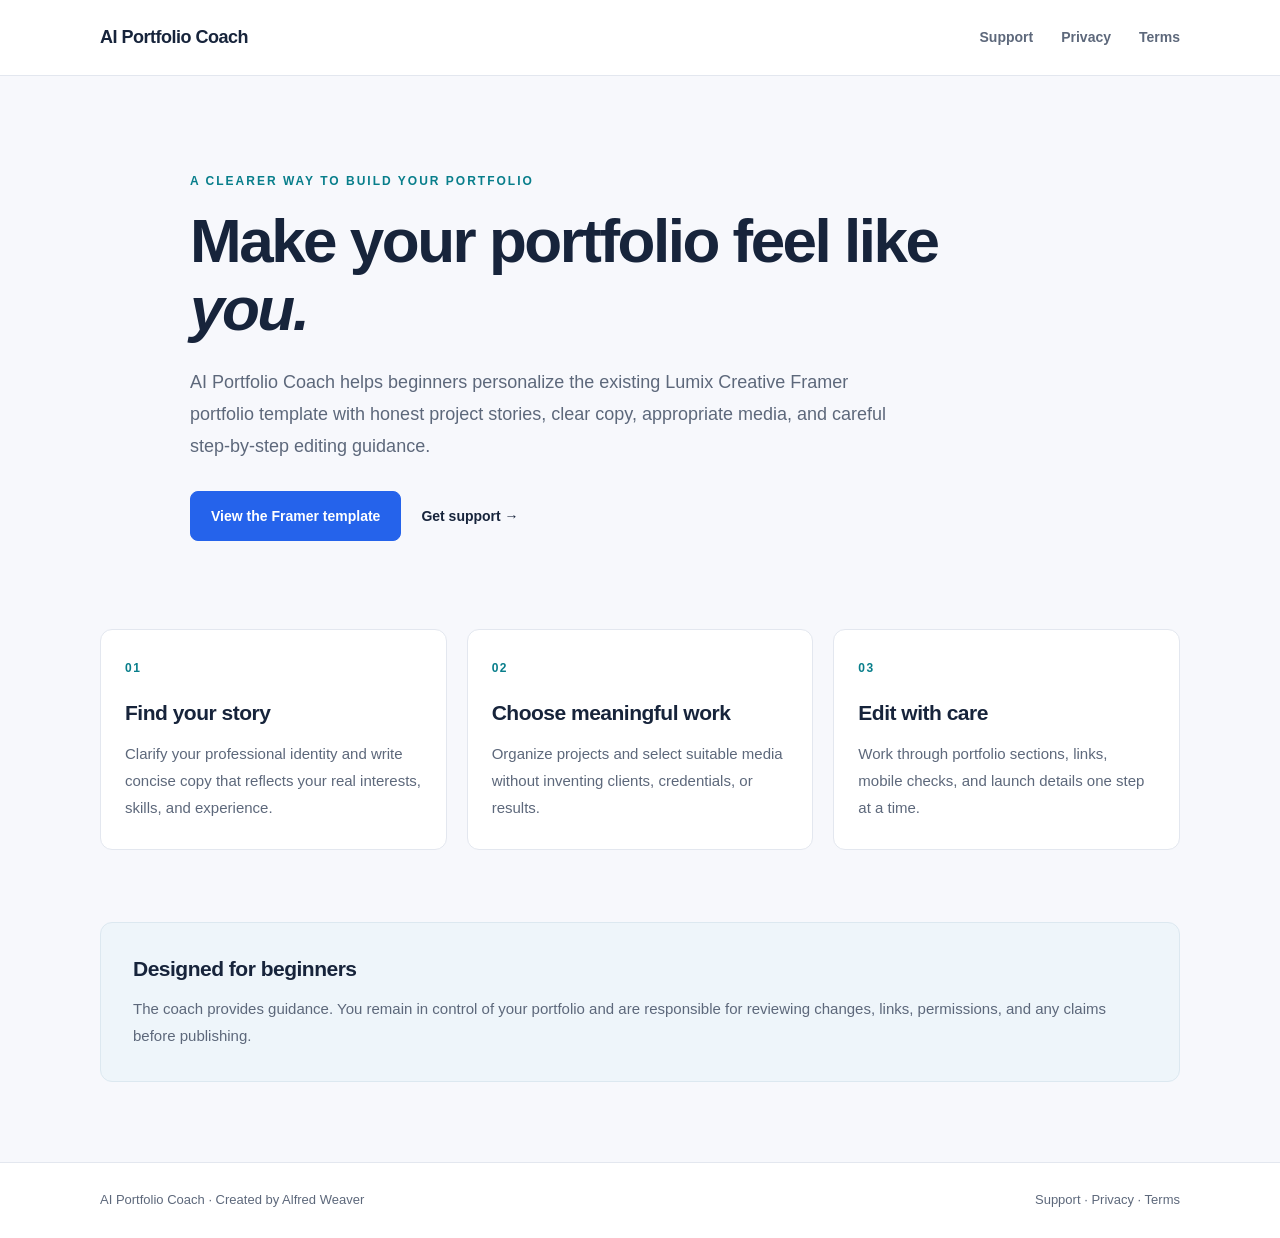
<file: index.html>
<!doctype html>
<html lang="en">
<head>
  <meta charset="utf-8">
  <meta name="viewport" content="width=device-width, initial-scale=1">
  <meta name="description" content="Beginner-friendly guidance for personalizing a Framer portfolio with authentic copy, relevant projects, and safe step-by-step editing.">
  <title>AI Portfolio Coach</title>
  <link rel="stylesheet" href="style.css">
</head>
<body>
  <header class="site-header"><a class="brand" href="index.html">AI Portfolio Coach</a><nav><a href="support.html">Support</a><a href="privacy.html">Privacy</a><a href="terms.html">Terms</a></nav></header>
  <main class="hero">
    <p class="eyebrow">A clearer way to build your portfolio</p>
    <h1>Make your portfolio feel like <em>you.</em></h1>
    <p class="intro">AI Portfolio Coach helps beginners personalize the existing Lumix Creative Framer portfolio template with honest project stories, clear copy, appropriate media, and careful step-by-step editing guidance.</p>
    <div class="actions"><a class="button" href="https://personalportfo.framer.website/">View the Framer template</a><a class="text-link" href="support.html">Get support →</a></div>
  </main>
  <section class="content-grid">
    <article><span class="number">01</span><h2>Find your story</h2><p>Clarify your professional identity and write concise copy that reflects your real interests, skills, and experience.</p></article>
    <article><span class="number">02</span><h2>Choose meaningful work</h2><p>Organize projects and select suitable media without inventing clients, credentials, or results.</p></article>
    <article><span class="number">03</span><h2>Edit with care</h2><p>Work through portfolio sections, links, mobile checks, and launch details one step at a time.</p></article>
  </section>
  <section class="note"><h2>Designed for beginners</h2><p>The coach provides guidance. You remain in control of your portfolio and are responsible for reviewing changes, links, permissions, and any claims before publishing.</p></section>
  <footer><span>AI Portfolio Coach · Created by Alfred Weaver</span><span><a href="support.html">Support</a> · <a href="privacy.html">Privacy</a> · <a href="terms.html">Terms</a></span></footer>
</body>
</html>
</file>
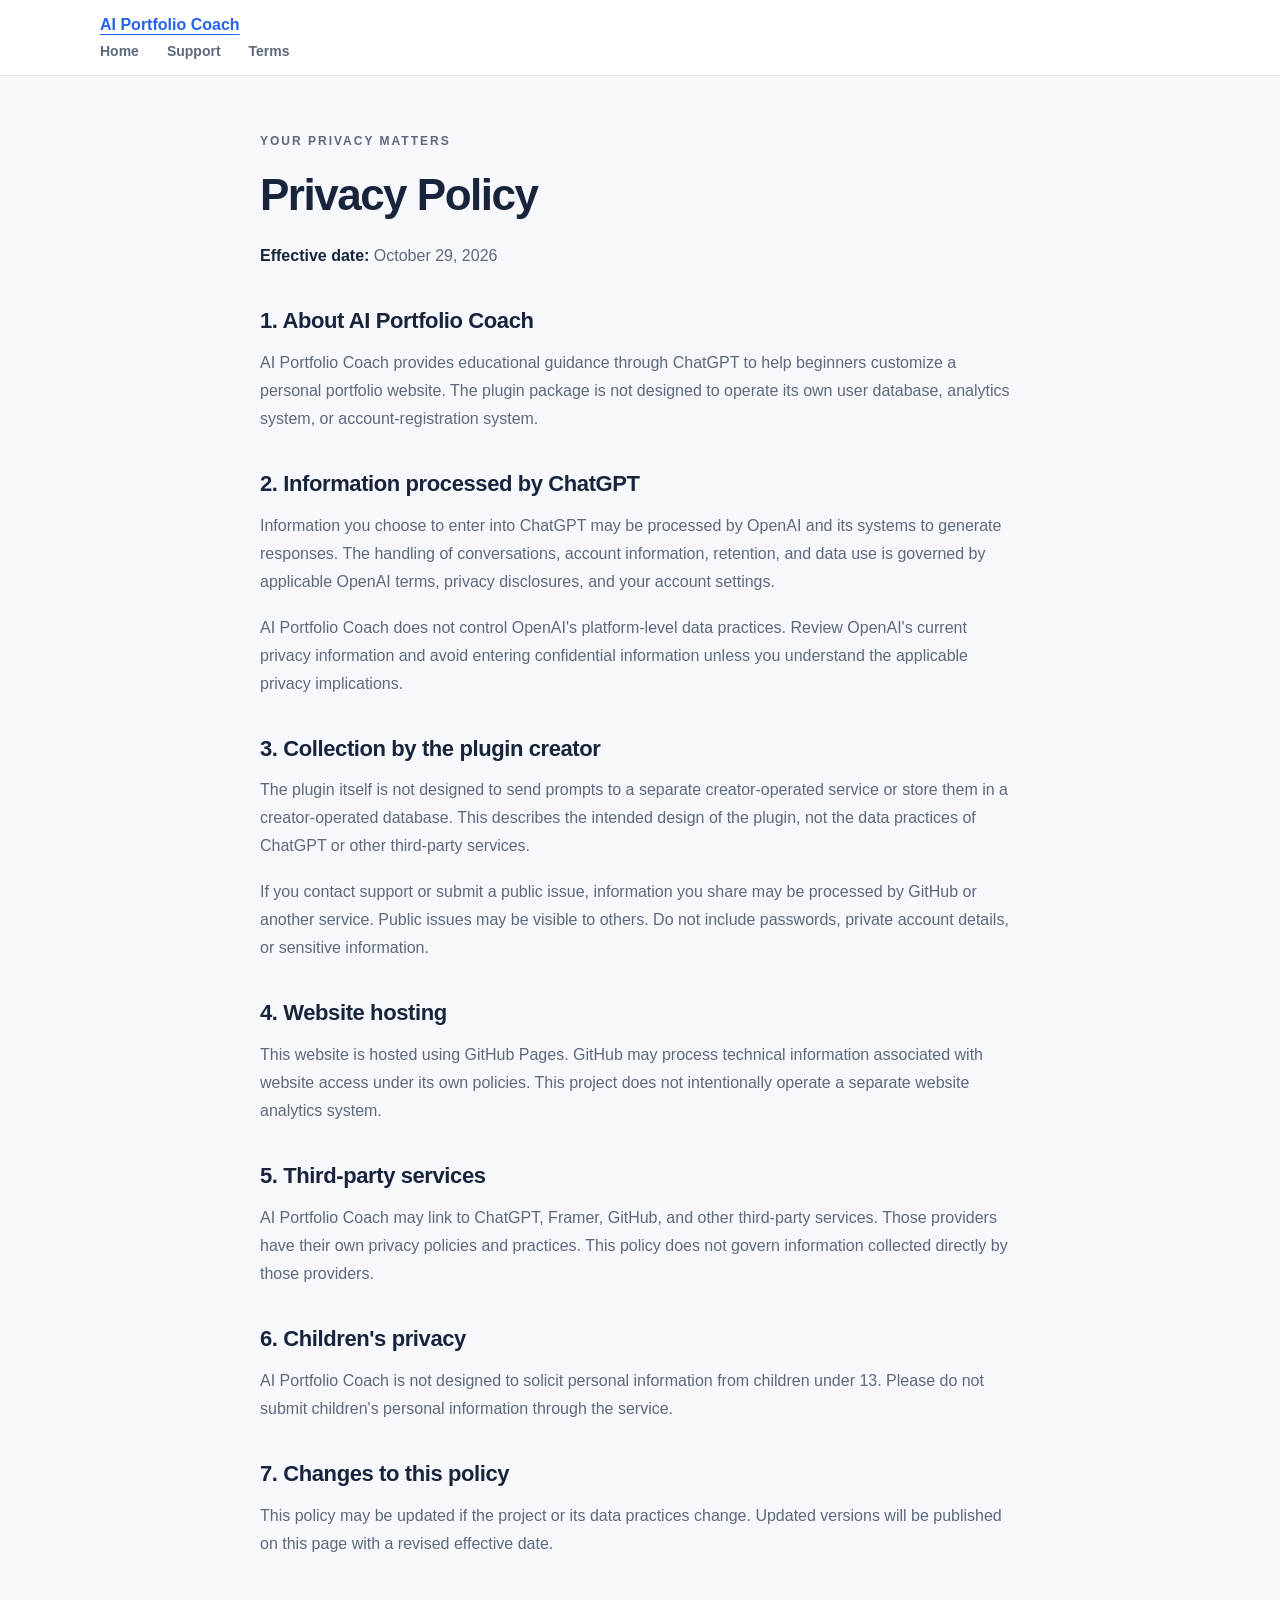
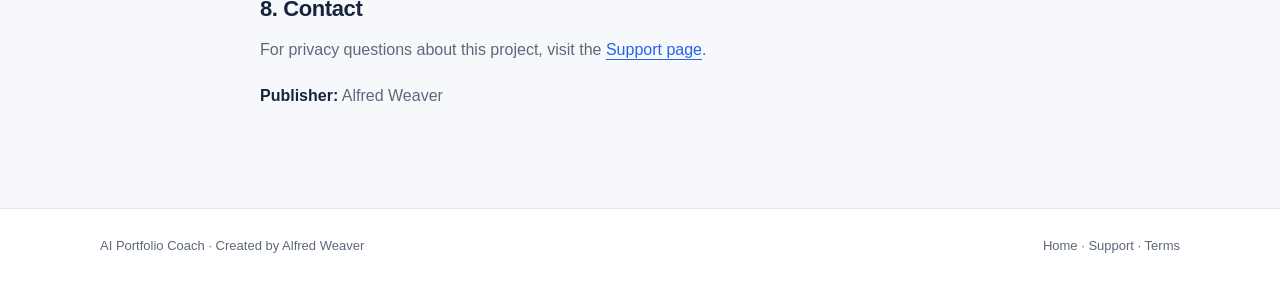
<file: privacy.html>
<!DOCTYPE html>
<html lang="en">
<head>
  <meta charset="UTF-8">
  <meta name="viewport" content="width=device-width, initial-scale=1.0">
  <meta name="description" content="Privacy Policy for AI Portfolio Coach.">
  <title>Privacy Policy | AI Portfolio Coach</title>
  <link rel="stylesheet" href="style.css">
</head>
<body>
  <header>
    <nav>
      <a href="index.html"><strong>AI Portfolio Coach</strong></a>
      <div>
        <a href="index.html">Home</a>
        <a href="support.html">Support</a>
        <a href="terms.html">Terms</a>
      </div>
    </nav>
  </header>

  <main>
    <p class="eyebrow">Your privacy matters</p>
    <h1>Privacy Policy</h1>

    <p><strong>Effective date:</strong> October 29, 2026</p>

    <h2>1. About AI Portfolio Coach</h2>
    <p>
      AI Portfolio Coach provides educational guidance through ChatGPT
      to help beginners customize a personal portfolio website.
      The plugin package is not designed to operate its own user
      database, analytics system, or account-registration system.
    </p>

    <h2>2. Information processed by ChatGPT</h2>
    <p>
      Information you choose to enter into ChatGPT may be processed
      by OpenAI and its systems to generate responses. The handling
      of conversations, account information, retention, and data use
      is governed by applicable OpenAI terms, privacy disclosures,
      and your account settings.
    </p>
    <p>
      AI Portfolio Coach does not control OpenAI's platform-level
      data practices. Review OpenAI's current privacy information
      and avoid entering confidential information unless you
      understand the applicable privacy implications.
    </p>

    <h2>3. Collection by the plugin creator</h2>
    <p>
      The plugin itself is not designed to send prompts to a separate
      creator-operated service or store them in a creator-operated
      database. This describes the intended design of the plugin,
      not the data practices of ChatGPT or other third-party services.
    </p>
    <p>
      If you contact support or submit a public issue, information
      you share may be processed by GitHub or another service.
      Public issues may be visible to others. Do not include
      passwords, private account details, or sensitive information.
    </p>

    <h2>4. Website hosting</h2>
    <p>
      This website is hosted using GitHub Pages. GitHub may process
      technical information associated with website access under
      its own policies. This project does not intentionally operate
      a separate website analytics system.
    </p>

    <h2>5. Third-party services</h2>
    <p>
      AI Portfolio Coach may link to ChatGPT, Framer, GitHub, and
      other third-party services. Those providers have their own
      privacy policies and practices. This policy does not govern
      information collected directly by those providers.
    </p>

    <h2>6. Children's privacy</h2>
    <p>
      AI Portfolio Coach is not designed to solicit personal
      information from children under 13. Please do not submit
      children's personal information through the service.
    </p>

    <h2>7. Changes to this policy</h2>
    <p>
      This policy may be updated if the project or its data practices
      change. Updated versions will be published on this page with
      a revised effective date.
    </p>

    <h2>8. Contact</h2>
    <p>
      For privacy questions about this project, visit the
      <a href="support.html">Support page</a>.
    </p>

    <p><strong>Publisher:</strong> Alfred Weaver</p>
  </main>

  <footer>
    <span>AI Portfolio Coach · Created by Alfred Weaver</span>
    <span>
      <a href="index.html">Home</a> ·
      <a href="support.html">Support</a> ·
      <a href="terms.html">Terms</a>
    </span>
  </footer>
</body>
</html>
</file>
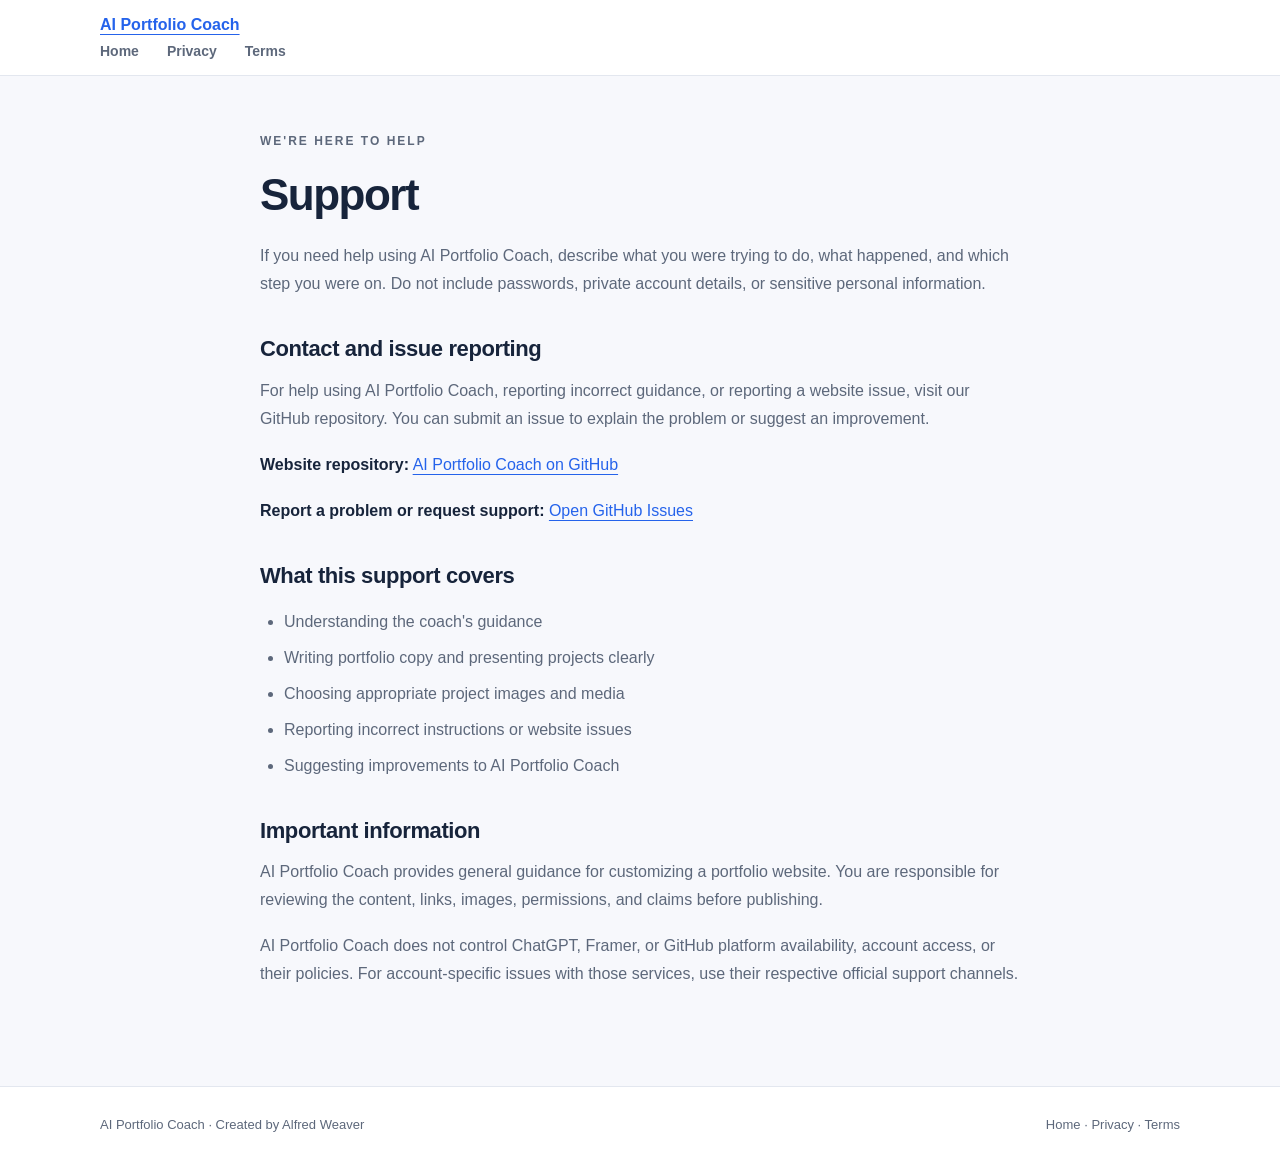
<file: support.html>
<!DOCTYPE html>
<html lang="en">
<head>
  <meta charset="UTF-8">
  <meta name="viewport" content="width=device-width, initial-scale=1.0">
  <meta name="description" content="Get help with AI Portfolio Coach, report an issue, or request support for customizing your portfolio.">
  <title>Support | AI Portfolio Coach</title>
  <link rel="stylesheet" href="style.css">
</head>
<body>
  <header>
    <nav>
      <a href="index.html"><strong>AI Portfolio Coach</strong></a>
      <div>
        <a href="index.html">Home</a>
        <a href="privacy.html">Privacy</a>
        <a href="terms.html">Terms</a>
      </div>
    </nav>
  </header>

  <main>
    <p class="eyebrow">We're here to help</p>
    <h1>Support</h1>

    <p>
      If you need help using AI Portfolio Coach, describe what you
      were trying to do, what happened, and which step you were on.
      Do not include passwords, private account details, or sensitive
      personal information.
    </p>

    <h2>Contact and issue reporting</h2>

    <p>
      For help using AI Portfolio Coach, reporting incorrect guidance,
      or reporting a website issue, visit our GitHub repository.
      You can submit an issue to explain the problem or suggest an
      improvement.
    </p>

    <p>
      <strong>Website repository:</strong>
      <a href="https://github.com/prabinconnect-bit/ai-portfolio-coach"
         target="_blank" rel="noopener noreferrer">
        AI Portfolio Coach on GitHub
      </a>
    </p>

    <p>
      <strong>Report a problem or request support:</strong>
      <a href="https://github.com/prabinconnect-bit/ai-portfolio-coach/issues"
         target="_blank" rel="noopener noreferrer">
        Open GitHub Issues
      </a>
    </p>

    <h2>What this support covers</h2>
    <ul>
      <li>Understanding the coach's guidance</li>
      <li>Writing portfolio copy and presenting projects clearly</li>
      <li>Choosing appropriate project images and media</li>
      <li>Reporting incorrect instructions or website issues</li>
      <li>Suggesting improvements to AI Portfolio Coach</li>
    </ul>

    <h2>Important information</h2>
    <p>
      AI Portfolio Coach provides general guidance for customizing
      a portfolio website. You are responsible for reviewing the
      content, links, images, permissions, and claims before publishing.
    </p>

    <p>
      AI Portfolio Coach does not control ChatGPT, Framer, or GitHub
      platform availability, account access, or their policies.
      For account-specific issues with those services, use their
      respective official support channels.
    </p>
  </main>

  <footer>
    <span>AI Portfolio Coach · Created by Alfred Weaver</span>
    <span>
      <a href="index.html">Home</a> ·
      <a href="privacy.html">Privacy</a> ·
      <a href="terms.html">Terms</a>
    </span>
  </footer>
</body>
</html>
</file>
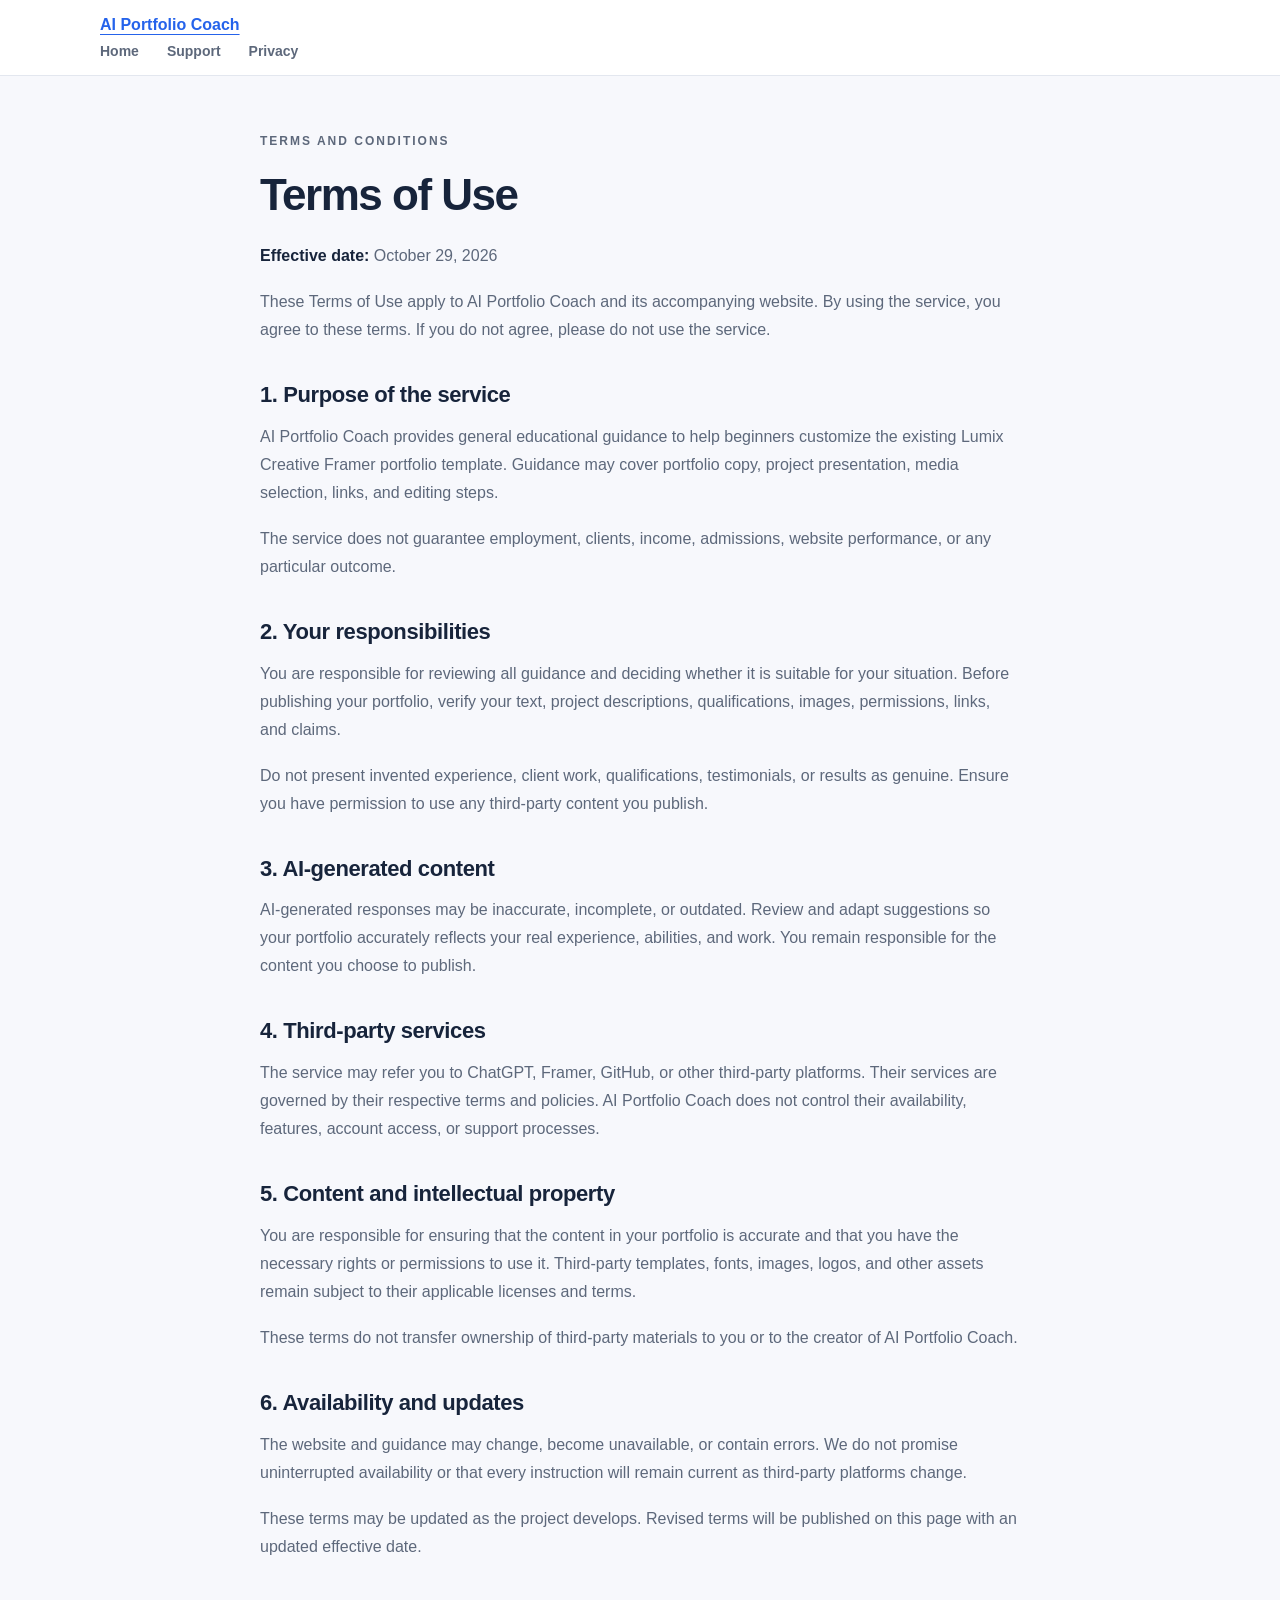
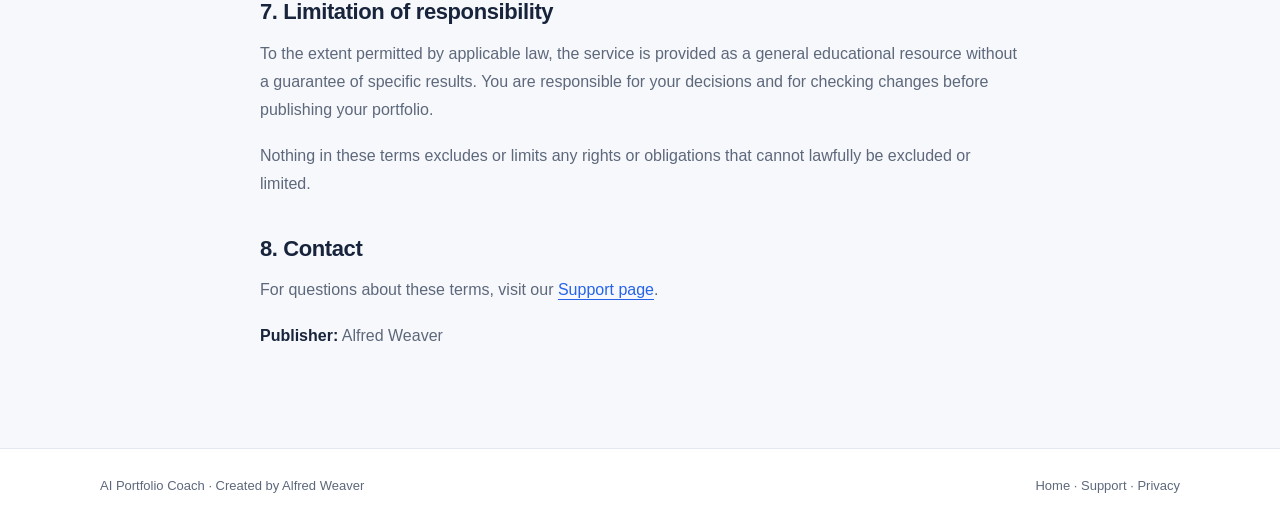
<file: terms.html>
<!DOCTYPE html>
<html lang="en">
<head>
  <meta charset="UTF-8">
  <meta name="viewport" content="width=device-width, initial-scale=1.0">
  <meta name="description" content="Terms of Use for AI Portfolio Coach.">
  <title>Terms of Use | AI Portfolio Coach</title>
  <link rel="stylesheet" href="style.css">
</head>
<body>
  <header>
    <nav>
      <a href="index.html"><strong>AI Portfolio Coach</strong></a>
      <div>
        <a href="index.html">Home</a>
        <a href="support.html">Support</a>
        <a href="privacy.html">Privacy</a>
      </div>
    </nav>
  </header>

  <main>
    <p class="eyebrow">Terms and conditions</p>
    <h1>Terms of Use</h1>

    <p><strong>Effective date:</strong> October 29, 2026</p>

    <p>
      These Terms of Use apply to AI Portfolio Coach and its
      accompanying website. By using the service, you agree to
      these terms. If you do not agree, please do not use the service.
    </p>

    <h2>1. Purpose of the service</h2>
    <p>
      AI Portfolio Coach provides general educational guidance to
      help beginners customize the existing Lumix Creative Framer
      portfolio template. Guidance may cover portfolio copy,
      project presentation, media selection, links, and editing steps.
    </p>
    <p>
      The service does not guarantee employment, clients, income,
      admissions, website performance, or any particular outcome.
    </p>

    <h2>2. Your responsibilities</h2>
    <p>
      You are responsible for reviewing all guidance and deciding
      whether it is suitable for your situation. Before publishing
      your portfolio, verify your text, project descriptions,
      qualifications, images, permissions, links, and claims.
    </p>
    <p>
      Do not present invented experience, client work, qualifications,
      testimonials, or results as genuine. Ensure you have permission
      to use any third-party content you publish.
    </p>

    <h2>3. AI-generated content</h2>
    <p>
      AI-generated responses may be inaccurate, incomplete, or
      outdated. Review and adapt suggestions so your portfolio
      accurately reflects your real experience, abilities, and work.
      You remain responsible for the content you choose to publish.
    </p>

    <h2>4. Third-party services</h2>
    <p>
      The service may refer you to ChatGPT, Framer, GitHub, or other
      third-party platforms. Their services are governed by their
      respective terms and policies. AI Portfolio Coach does not
      control their availability, features, account access, or
      support processes.
    </p>

    <h2>5. Content and intellectual property</h2>
    <p>
      You are responsible for ensuring that the content in your
      portfolio is accurate and that you have the necessary rights
      or permissions to use it. Third-party templates, fonts, images,
      logos, and other assets remain subject to their applicable
      licenses and terms.
    </p>
    <p>
      These terms do not transfer ownership of third-party materials
      to you or to the creator of AI Portfolio Coach.
    </p>

    <h2>6. Availability and updates</h2>
    <p>
      The website and guidance may change, become unavailable, or
      contain errors. We do not promise uninterrupted availability
      or that every instruction will remain current as third-party
      platforms change.
    </p>
    <p>
      These terms may be updated as the project develops. Revised
      terms will be published on this page with an updated effective
      date.
    </p>

    <h2>7. Limitation of responsibility</h2>
    <p>
      To the extent permitted by applicable law, the service is
      provided as a general educational resource without a guarantee
      of specific results. You are responsible for your decisions
      and for checking changes before publishing your portfolio.
    </p>
    <p>
      Nothing in these terms excludes or limits any rights or
      obligations that cannot lawfully be excluded or limited.
    </p>

    <h2>8. Contact</h2>
    <p>
      For questions about these terms, visit our
      <a href="support.html">Support page</a>.
    </p>

    <p><strong>Publisher:</strong> Alfred Weaver</p>
  </main>

  <footer>
    <span>AI Portfolio Coach · Created by Alfred Weaver</span>
    <span>
      <a href="index.html">Home</a> ·
      <a href="support.html">Support</a> ·
      <a href="privacy.html">Privacy</a>
    </span>
  </footer>
</body>
</html>
</file>
<file: style.css>
/* =========================================
   AI PORTFOLIO COACH
   Responsive website stylesheet
   ========================================= */

:root {
  --background: #f7f8fc;
  --surface: #ffffff;
  --text: #17243b;
  --muted: #5d687b;
  --accent: #2563eb;
  --accent-hover: #1d4ed8;
  --teal: #087e8b;
  --border: #e3e7ef;
  --max-width: 1080px;
}

* {
  box-sizing: border-box;
}

html {
  scroll-behavior: smooth;
}

body {
  margin: 0;
  background: var(--background);
  color: var(--text);
  font-family: Inter, -apple-system, BlinkMacSystemFont, "Segoe UI",
    Roboto, Arial, sans-serif;
  font-size: 16px;
  line-height: 1.75;
  -webkit-font-smoothing: antialiased;
}

a {
  color: var(--accent);
  text-underline-offset: 4px;
}

a:hover {
  color: var(--accent-hover);
}

/* Navigation: homepage and legal pages */

.site-header,
header:has(nav div) {
  width: 100%;
  min-height: 76px;
  padding: 0 max(24px, calc((100% - var(--max-width)) / 2));
  display: flex;
  align-items: center;
  justify-content: space-between;
  gap: 24px;
  background: var(--surface);
  border-bottom: 1px solid var(--border);
}

.brand,
.site-header > a {
  color: var(--text);
  font-size: 18px;
  font-weight: 750;
  letter-spacing: -0.5px;
  text-decoration: none;
  white-space: nowrap;
}

.site-header nav,
header nav div {
  display: flex;
  align-items: center;
  justify-content: flex-end;
  flex-wrap: wrap;
  gap: 28px;
}

.site-header nav a,
header nav div a {
  color: var(--muted);
  font-size: 14px;
  font-weight: 600;
  text-decoration: none;
}

.site-header nav a:hover,
header nav div a:hover {
  color: var(--accent);
}

/* Homepage hero */

.hero {
  width: min(100% - 48px, 900px);
  margin: 0 auto;
  padding: 96px 0 88px;
}

.eyebrow {
  margin: 0 0 16px;
  color: var(--teal);
  font-size: 12px;
  font-weight: 800;
  letter-spacing: 2px;
  line-height: 1.6;
  text-transform: uppercase;
}

.hero h1 {
  max-width: 850px;
  margin: 0 0 22px;
  color: var(--text);
  font-size: clamp(38px, 6vw, 62px);
  font-weight: 780;
  letter-spacing: -2.5px;
  line-height: 1.1;
}

.hero h1 em {
  font-weight: 780;
}

.intro {
  max-width: 700px;
  margin: 0 0 28px;
  color: var(--muted);
  font-size: 18px;
  line-height: 1.8;
}

.actions {
  display: flex;
  align-items: center;
  flex-wrap: wrap;
  gap: 14px;
}

.button {
  display: inline-flex;
  min-height: 48px;
  align-items: center;
  justify-content: center;
  padding: 12px 20px;
  border: 1px solid var(--accent);
  border-radius: 8px;
  background: var(--accent);
  color: #ffffff;
  font-size: 14px;
  font-weight: 650;
  text-decoration: none;
  transition: background 150ms ease, transform 150ms ease;
}

.button:hover {
  transform: translateY(-1px);
  background: var(--accent-hover);
  color: #ffffff;
}

.text-link {
  display: inline-flex;
  min-height: 48px;
  align-items: center;
  padding: 10px 6px;
  color: var(--text);
  font-size: 14px;
  font-weight: 650;
  text-decoration: none;
}

.text-link:hover {
  color: var(--accent);
}

/* Three homepage feature cards */

.content-grid {
  width: min(100% - 48px, var(--max-width));
  margin: 0 auto;
  padding: 0 0 72px;
  display: grid;
  grid-template-columns: repeat(3, minmax(0, 1fr));
  gap: 20px;
}

.content-grid article {
  min-width: 0;
  padding: 28px 24px;
  border: 1px solid var(--border);
  border-radius: 12px;
  background: var(--surface);
}

.number {
  display: block;
  margin-bottom: 20px;
  color: var(--teal);
  font-size: 12px;
  font-weight: 800;
  letter-spacing: 1.5px;
}

.content-grid h2,
.note h2 {
  margin: 0 0 12px;
  color: var(--text);
  font-size: 21px;
  font-weight: 720;
  letter-spacing: -0.5px;
  line-height: 1.35;
}

.content-grid p,
.note p {
  margin: 0;
  color: var(--muted);
  font-size: 15px;
  line-height: 1.8;
}

/* Beginner-friendly note */

.note {
  width: min(100% - 48px, var(--max-width));
  margin: 0 auto 80px;
  padding: 32px;
  border: 1px solid #dce8f0;
  border-radius: 12px;
  background: #eef5fa;
}

/* Legal and support pages */

main:not(.hero) {
  width: min(100% - 48px, 760px);
  min-width: 0;
  margin: 0 auto;
  padding: 56px 0 80px;
  overflow-wrap: anywhere;
}

main:not(.hero) h1 {
  margin: 0 0 20px;
  font-size: clamp(32px, 5vw, 44px);
  font-weight: 760;
  letter-spacing: -1.5px;
  line-height: 1.2;
}

main:not(.hero) h2 {
  margin: 36px 0 12px;
  font-size: 22px;
  font-weight: 720;
  letter-spacing: -0.4px;
  line-height: 1.4;
}

main:not(.hero) h3 {
  margin: 24px 0 10px;
  font-size: 18px;
  line-height: 1.4;
}

main:not(.hero) p {
  margin: 0 0 18px;
  color: var(--muted);
}

main:not(.hero) ul,
main:not(.hero) ol {
  padding-left: 24px;
  color: var(--muted);
}

main:not(.hero) li {
  margin-bottom: 8px;
}

main:not(.hero) strong {
  color: var(--text);
}

main img,
main video,
main iframe {
  max-width: 100%;
}

main pre,
main table {
  max-width: 100%;
  overflow-x: auto;
}

main code {
  overflow-wrap: anywhere;
}

/* Footer */

footer {
  width: 100%;
  min-height: 76px;
  padding: 22px max(24px, calc((100% - var(--max-width)) / 2));
  display: flex;
  align-items: center;
  justify-content: space-between;
  flex-wrap: wrap;
  gap: 12px 24px;
  border-top: 1px solid var(--border);
  background: var(--surface);
  color: var(--muted);
  font-size: 13px;
}

footer a {
  color: var(--muted);
  text-decoration: none;
}

footer a:hover {
  color: var(--accent);
}

/* Keyboard accessibility */

a:focus-visible {
  outline: 3px solid #93c5fd;
  outline-offset: 4px;
  border-radius: 3px;
}

/* Tablet and mobile */

@media (max-width: 760px) {
  .site-header,
  header:has(nav div) {
    padding: 18px 24px;
    align-items: flex-start;
    flex-direction: column;
    gap: 12px;
  }

  .site-header nav,
  header nav div {
    justify-content: flex-start;
    gap: 20px;
  }

  .hero {
    padding: 68px 0 60px;
  }

  .hero h1 {
    letter-spacing: -1.6px;
  }

  .intro {
    font-size: 16px;
  }

  .content-grid {
    grid-template-columns: 1fr;
    gap: 14px;
    padding-bottom: 48px;
  }

  .content-grid article {
    padding: 24px;
  }

  .number {
    margin-bottom: 12px;
  }

  .note {
    margin-bottom: 56px;
    padding: 24px;
  }

  main:not(.hero) {
    padding: 40px 0 56px;
  }

  footer {
    padding: 22px 24px;
    align-items: flex-start;
    flex-direction: column;
  }
}

@media (max-width: 420px) {
  .site-header,
  header:has(nav div) {
    padding-right: 18px;
    padding-left: 18px;
  }

  .hero,
  .content-grid,
  .note,
  main:not(.hero) {
    width: calc(100% - 36px);
  }

  .hero {
    padding-top: 52px;
  }

  .hero h1 {
    font-size: 38px;
    letter-spacing: -1.4px;
  }

  .actions {
    align-items: flex-start;
    flex-direction: column;
    gap: 8px;
  }

  .text-link {
    padding-left: 0;
  }

  .note {
    padding: 20px;
  }

  footer {
    padding-right: 18px;
    padding-left: 18px;
  }
}
</file>
